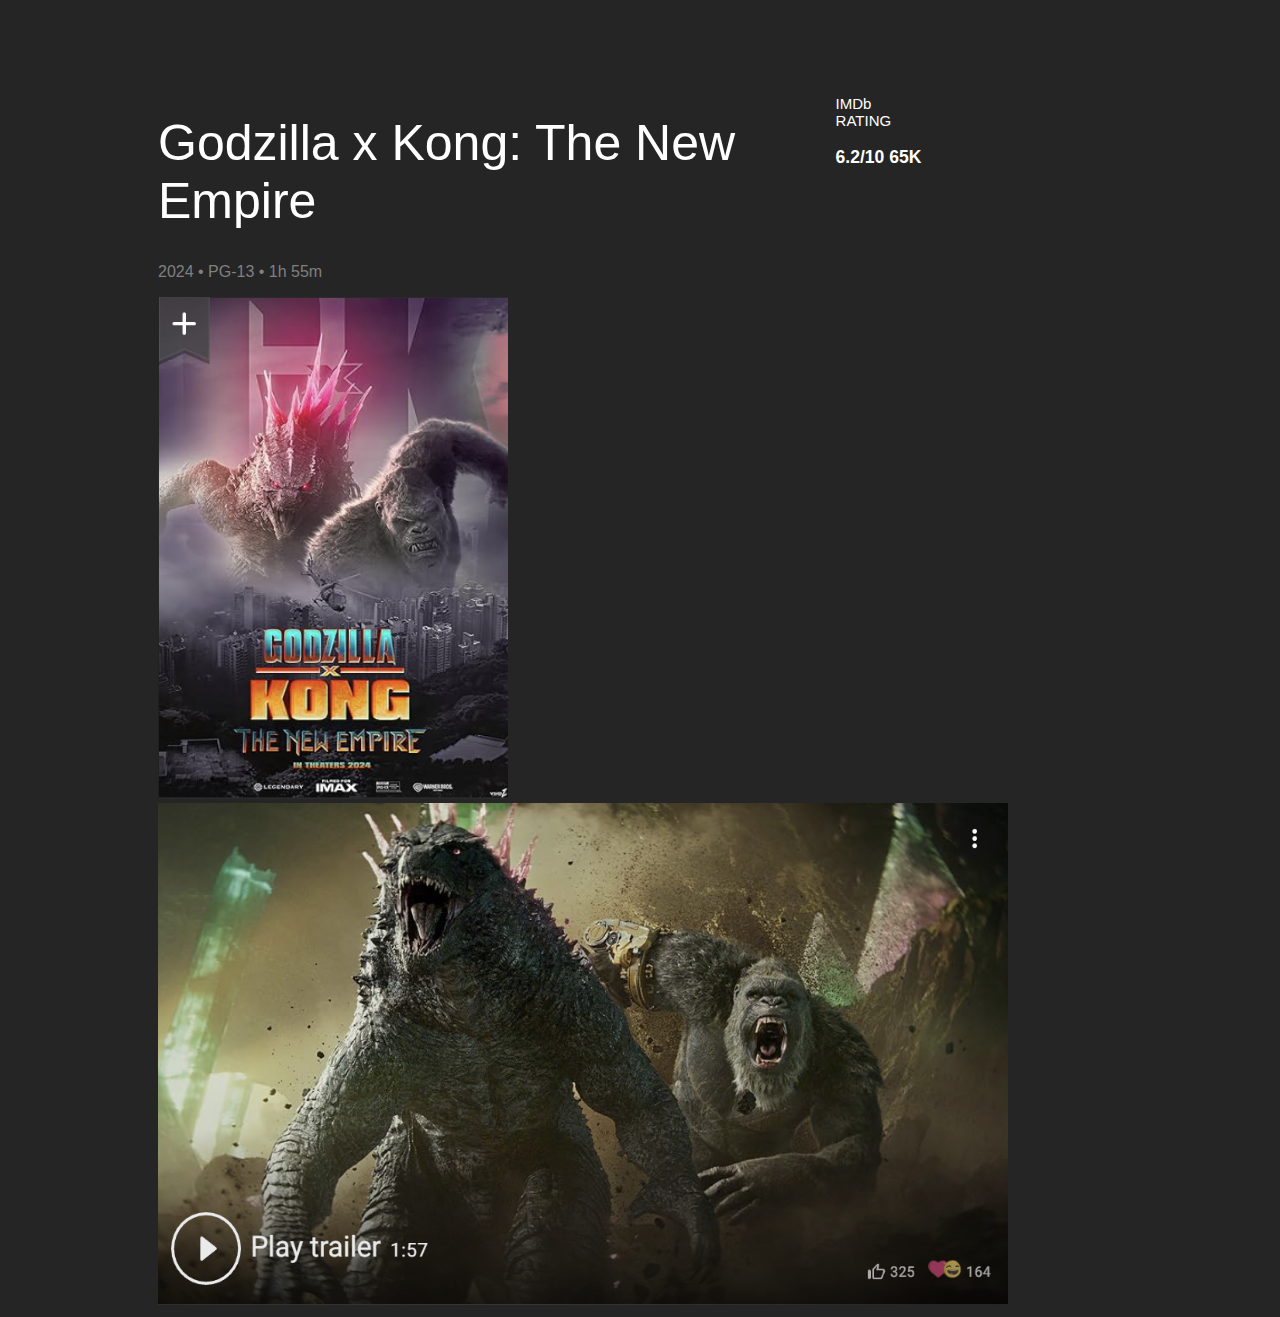
<file: movie.html>
<!DOCTYPE html>
<html lang="en">

<head>
    <meta charset="UTF-8">
    <meta name="viewport" content="width=device-width, initial-scale=1.0">
    <title>Document</title>
    <link rel="stylesheet" href="movie.css">
</head>

<body>
    <div role="presentation" class="pres">
        <div class="textone">
            <div class="texty">
                <h1 class="title1">Godzilla x Kong: The New Empire</h1>
                <p class="paragraph1">2024 • PG-13 •  1h 55m</p>
            </div>
            <div class="texty2">
                <p>IMDb RATING</p>
                <h3>6.2/10  65K</h4>
            </div>
        </div>
       <img src="scr1.png" alt="" class="img1">
       <img src="scr2.png" alt="" class="img2">
    </div>
    <script src="movie.js"></script>
</body>

</html>
</file>
<file: movie.css>
.img1{
    width:350px;
    height:502px
}
.img2{
    width:850px;
    height:502px;
}
.pres{
    margin-left:150px;
    margin-top:80px;
}
*{
    background-color: #252525
}
.textone{
    display: flex;
    justify-content: space-between;
}
.texty2{
    margin-right: 350px;
    color:white;
    font-size: 15px;
    font-weight: 300;
    font-family: 'Lucida Sans', 'Lucida Sans Regular', 'Lucida Grande', 'Lucida Sans Unicode', Geneva, Verdana, sans-serif;
}
.title1{
    font-weight: 400;
    color:white;
    font-size: 50px;
    font-family:'Lucida Sans', 'Lucida Sans Regular', 'Lucida Grande', 'Lucida Sans Unicode', Geneva, Verdana, sans-serif
}
.paragraph1{
    color:grey;
    font-family: 'Lucida Sans', 'Lucida Sans Regular', 'Lucida Grande', 'Lucida Sans Unicode', Geneva, Verdana, sans-serif;
    font-weight: 200;
}
</file>
